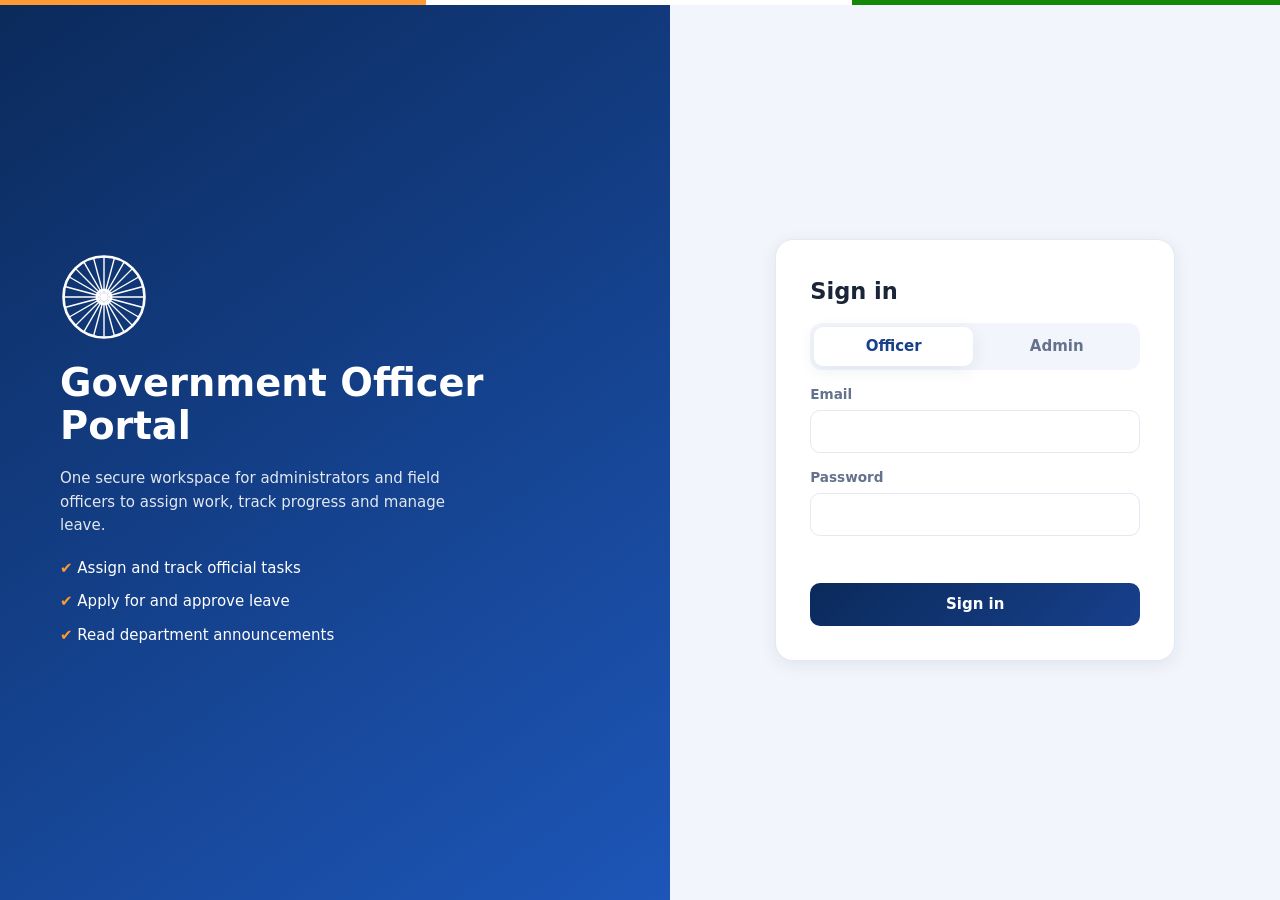
<file: index.html>
<!DOCTYPE html>
<html lang="en">
<head>
<meta charset="UTF-8">
<meta name="viewport" content="width=device-width, initial-scale=1, viewport-fit=cover">
<title>Government Officer Portal</title>
<link rel="stylesheet" href="style.css">
</head>
<body>
<div class="flag"></div>

<section id="login" class="login">
  <div class="hero">
    <svg class="wheel" viewBox="0 0 100 100" aria-hidden="true"></svg>
    <h1>Government Officer Portal</h1>
    <p>One secure workspace for administrators and field officers to assign work, track progress and manage leave.</p>
    <ul><li>Assign and track official tasks</li><li>Apply for and approve leave</li><li>Read department announcements</li></ul>
  </div>
  <form id="loginForm" class="box">
    <h2>Sign in</h2>
    <div class="tabs" id="roleTabs">
      <button type="button" class="on" data-r="officer">Officer</button>
      <button type="button" data-r="admin">Admin</button>
    </div>
    <label>Email<input name="email" type="email" required autocomplete="off"></label>
    <label>Password<input name="password" type="password" required autocomplete="new-password"></label>
    <p id="err" class="err" role="alert"></p>
    <button class="btn">Sign in</button>
    <p class="demo" id="demoNote" hidden>Preview mode: no server needed, and changes are saved only in this browser. Try admin@gov.in / Admin@123 or officer@gov.in / Officer@123.</p>
  </form>
</section>

<div id="app" hidden>
  <aside id="side"></aside>
  <main>
    <header class="top"><button class="btn ghost sm" id="burger" aria-label="Menu">Menu</button><h2 id="title"></h2><span id="date"></span></header>
    <div id="view"></div>
  </main>
</div>
<div id="modal" class="overlay" hidden></div>
<div id="toast"></div>
<script src="script.js"></script>
</body>
</html>
</file>
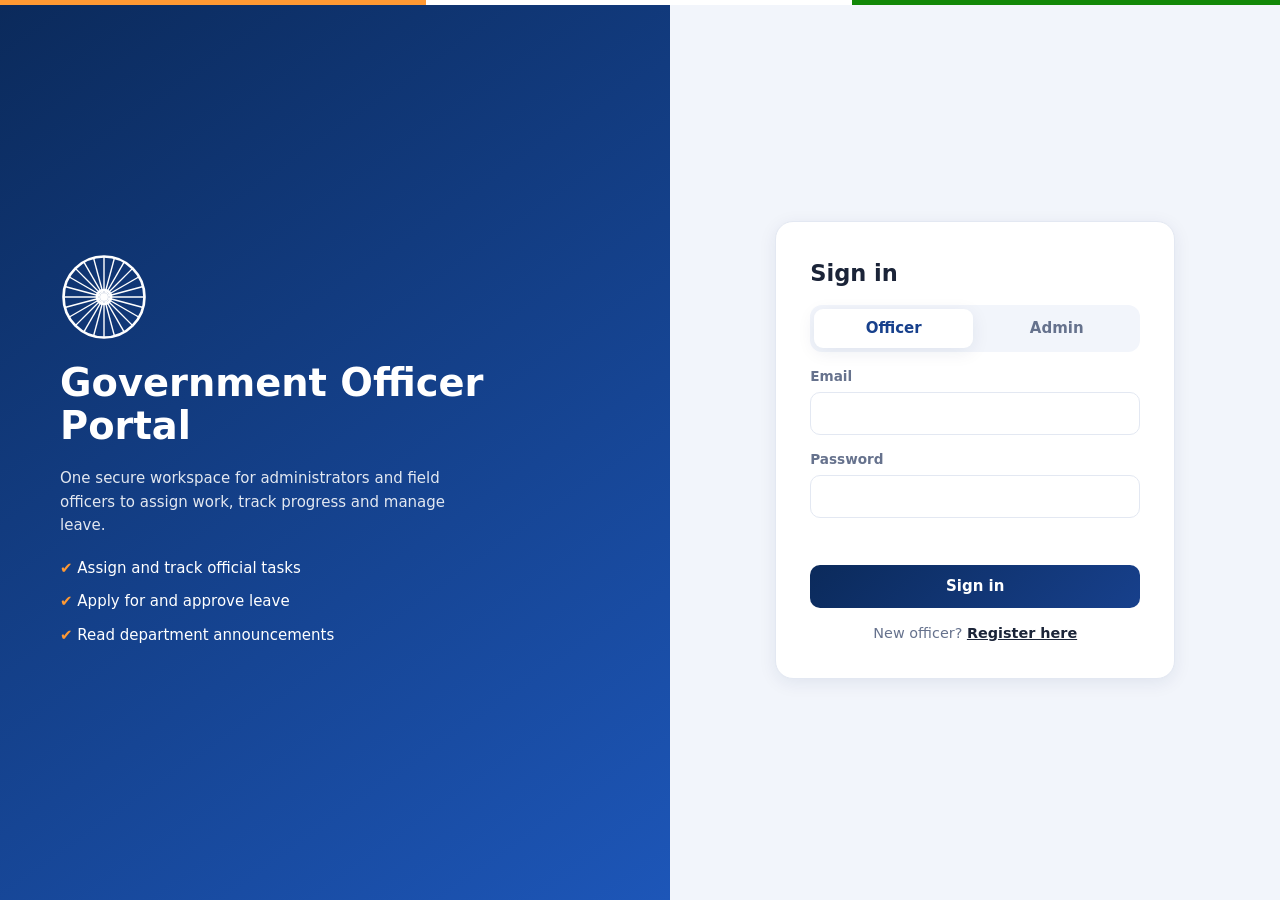
<file: public/index.html>
<!DOCTYPE html>
<html lang="en">
<head>
<meta charset="UTF-8">
<meta name="viewport" content="width=device-width, initial-scale=1, viewport-fit=cover">
<title>Government Officer Portal</title>
<link rel="stylesheet" href="style.css">
</head>
<body>
<div class="flag"></div>

<section id="login" class="login">
  <div class="hero">
    <svg class="wheel" viewBox="0 0 100 100" aria-hidden="true"></svg>
    <h1>Government Officer Portal</h1>
    <p>One secure workspace for administrators and field officers to assign work, track progress and manage leave.</p>
    <ul><li>Assign and track official tasks</li><li>Apply for and approve leave</li><li>Read department announcements</li></ul>
  </div>
  <form id="loginForm" class="box">
    <h2>Sign in</h2>
    <div class="tabs" id="roleTabs">
      <button type="button" class="on" data-r="officer">Officer</button>
      <button type="button" data-r="admin">Admin</button>
    </div>
    <label>Email<input name="email" type="email" required autocomplete="off"></label>
    <label>Password<input name="password" type="password" required autocomplete="new-password"></label>
    <p id="err" class="err" role="alert"></p>
    <p id="info" class="info" role="status"></p>
    <button class="btn">Sign in</button>
    <p class="reg">New officer? <a href="#" id="regLink">Register here</a></p>
  </form>
</section>

<div id="app" hidden>
  <aside id="side"></aside>
  <main>
    <header class="top"><button class="btn ghost sm" id="burger" aria-label="Menu">Menu</button><h2 id="title"></h2><span id="date"></span></header>
    <div id="view"></div>
  </main>
</div>
<div id="modal" class="overlay" hidden></div>
<div id="toast"></div>
<script src="script.js"></script>
</body>
</html>
</file>
<file: style.css>
:root{--navy:#0b2a5b;--navy2:#17408c;--saf:#ff9933;--grn:#138808;--bg:#f2f5fb;--card:#fff;--tx:#1b2438;--mu:#66728d;--bd:#e3e8f2;--sh:0 4px 18px rgba(11,42,91,.08);box-sizing:border-box;padding-top:env(safe-area-inset-top,0px);padding-bottom:env(safe-area-inset-bottom,0px)}
@media(prefers-color-scheme:dark){:root:not([data-theme="light"]){--bg:#0e1424;--card:#172038;--tx:#e8ecf6;--mu:#98a4c0;--bd:#27324f;--sh:none}}
:root[data-theme="dark"]{--bg:#0e1424;--card:#172038;--tx:#e8ecf6;--mu:#98a4c0;--bd:#27324f;--sh:none}
html{scroll-padding-top:env(safe-area-inset-top,0px)}
*{box-sizing:border-box}[hidden]{display:none!important}
body{margin:0;font:15px/1.55 system-ui,-apple-system,"Segoe UI",Roboto,sans-serif;background:var(--bg);color:var(--tx)}
h1,h2,h3,p{margin:0}
button,input,select,textarea{font:inherit;color:inherit}
:focus-visible{outline:3px solid var(--saf);outline-offset:2px}
.flag{position:fixed;top:0;left:0;right:0;height:5px;z-index:300;background:linear-gradient(90deg,var(--saf) 33.3%,#fff 33.3% 66.6%,var(--grn) 66.6%)}

/* login */
.login{display:grid;grid-template-columns:1.1fr 1fr;min-height:100vh}
.hero{background:linear-gradient(145deg,var(--navy),#1d56b8);color:#fff;padding:60px;display:flex;flex-direction:column;justify-content:center;gap:20px}
.hero h1{font-size:2.4rem;line-height:1.12;max-width:440px}
.hero p{opacity:.88;max-width:430px}
.hero ul{list-style:none;padding:0;margin:0;display:grid;gap:10px}
.hero li:before{content:"\2714  ";color:var(--saf)}
.wheel{width:88px;height:88px;stroke:#fff;fill:none;animation:spin 60s linear infinite}
@keyframes spin{to{transform:rotate(360deg)}}
@media(prefers-reduced-motion:reduce){.wheel{animation:none}}
.box{align-self:center;justify-self:center;width:min(400px,92%);background:var(--card);padding:34px;border-radius:18px;box-shadow:var(--sh);border:1px solid var(--bd);display:grid;gap:14px;margin:30px 0}
label{display:grid;gap:5px;font-size:.85rem;color:var(--mu);font-weight:600}
input,select,textarea{padding:10px 12px;border:1px solid var(--bd);border-radius:10px;background:var(--card);width:100%}
textarea{min-height:80px;resize:vertical}
.tabs{display:flex;background:var(--bg);padding:4px;border-radius:12px;gap:4px}
.tabs button{flex:1;border:0;background:none;padding:8px;border-radius:9px;cursor:pointer;font-weight:600;color:var(--mu)}
.tabs .on{background:var(--card);color:var(--navy2);box-shadow:var(--sh)}
.btn{background:linear-gradient(135deg,var(--navy),var(--navy2));color:#fff;border:0;padding:10px 18px;border-radius:10px;cursor:pointer;font-weight:600}
.btn:hover{filter:brightness(1.12)}
.btn.ghost{background:none;border:1px solid var(--bd);color:var(--tx)}
.btn.sm{padding:5px 11px;font-size:.82rem}
.btn.danger{background:#d63c3c}.btn.ok{background:var(--grn)}
.err{color:#d63c3c;min-height:1.3em;font-size:.88rem}
.hint{font-size:.78rem;color:var(--mu)}
.demo{background:#fff3d6;color:#6b4300;padding:8px 12px;border-radius:8px;font-size:.8rem}

/* app shell */
#app{display:flex;min-height:100vh;padding-top:5px}
aside{width:252px;flex:none;background:linear-gradient(180deg,var(--navy),#0a1f45);color:#fff;position:sticky;top:5px;height:calc(100vh - 5px);display:flex;flex-direction:column;padding:22px 14px;z-index:60}
.brand{display:flex;gap:10px;align-items:center;font-weight:700;margin:0 8px 26px;line-height:1.2}
.brand small{display:block;font-weight:400;font-size:.76rem;color:var(--saf)}
.nv{display:flex;gap:12px;width:100%;padding:11px 14px;border:0;background:none;color:#cfd8ee;border-radius:10px;cursor:pointer;text-align:left;margin-bottom:4px}
.nv:hover,.nv.on{background:rgba(255,255,255,.12);color:#fff}
.nv.on{box-shadow:inset 3px 0 var(--saf)}
.me{margin-top:auto;padding:14px;background:rgba(255,255,255,.08);border-radius:12px;display:grid;gap:4px}
.me small{color:#b9c6e4}.me .btn{margin-top:8px;color:#fff;border-color:rgba(255,255,255,.3)}
main{flex:1;min-width:0}
.top{display:flex;align-items:center;gap:14px;padding:16px 28px;background:var(--card);border-bottom:1px solid var(--bd);position:sticky;top:5px;z-index:40}
#date{margin-left:auto;color:var(--mu);font-size:.85rem}
#burger{display:none}
#view{padding:26px 28px;display:grid;gap:20px;align-content:start}

/* content */
.hello{background:linear-gradient(120deg,var(--navy),var(--navy2));color:#fff;padding:24px 28px;border-radius:16px;border-bottom:4px solid var(--saf)}
.hello p{opacity:.85;margin-top:4px}
.grid4{display:grid;grid-template-columns:repeat(auto-fit,minmax(200px,1fr));gap:16px}
.grid2{display:grid;grid-template-columns:repeat(auto-fit,minmax(300px,1fr));gap:16px}
.stat{background:var(--card);border:1px solid var(--bd);box-shadow:var(--sh);border-radius:14px;padding:18px;display:flex;gap:14px;align-items:center}
.stat b{display:block;font-size:1.7rem;line-height:1.1}.stat small{color:var(--mu)}
.ic{width:48px;height:48px;border-radius:14px;display:grid;place-items:center;font-size:1.4rem}
.c1 .ic{background:#dfeaff}.c2 .ic{background:#ffeed8}.c3 .ic{background:#dcf5e0}.c4 .ic{background:#fde3e3}
.card{background:var(--card);border:1px solid var(--bd);box-shadow:var(--sh);border-radius:14px;padding:20px}
.card h3{margin-bottom:12px}
.bar{display:grid;grid-template-columns:92px 1fr 30px;gap:10px;align-items:center;margin:12px 0}
.bar div{background:var(--bg);height:11px;border-radius:9px;overflow:hidden}
.bar i{display:block;height:100%;border-radius:9px;transition:width .6s}
.bp{background:var(--saf)}.bi{background:#3b82f6}.bc{background:var(--grn)}
.note{border-left:3px solid var(--saf);padding-left:12px;margin:12px 0}
.note p{margin:3px 0}.note small,.muted{color:var(--mu)}
.pad{padding:16px 4px}
.bar-top{display:flex;justify-content:space-between;align-items:center;gap:12px;flex-wrap:wrap}
.search{max-width:300px}
.chips{display:flex;gap:8px;flex-wrap:wrap}
.chip{border:1px solid var(--bd);background:var(--card);padding:6px 14px;border-radius:20px;cursor:pointer}
.chip.on{background:var(--navy2);color:#fff;border-color:var(--navy2)}
.tw{overflow-x:auto}
table{width:100%;border-collapse:collapse}
th{text-align:left;color:var(--mu);font-size:.8rem;font-weight:600;padding:8px 10px}
td{padding:12px 10px;border-top:1px solid var(--bd);vertical-align:middle}
td select{padding:6px 8px;width:auto}
.d{display:block;color:var(--mu);font-size:.82rem;max-width:300px}
.badge{padding:3px 11px;border-radius:20px;font-size:.76rem;font-weight:700;white-space:nowrap}
.pending,.medium{background:#fff0d4;color:#8a4b00}.in-progress{background:#dde9ff;color:#1c47a8}
.completed,.approved,.low{background:#d9f4de;color:#0b6120}.rejected,.high{background:#fde0e0;color:#a82020}
.prof{display:flex;gap:20px;align-items:center}
.av{width:72px;height:72px;border-radius:50%;background:linear-gradient(135deg,var(--saf),#ffb866);display:grid;place-items:center;font-size:2rem;font-weight:700;color:var(--navy)}
.overlay{position:fixed;inset:0;background:rgba(8,15,35,.55);display:flex;align-items:center;justify-content:center;z-index:400}
.dlg{background:var(--card);width:min(460px,92%);padding:26px;border-radius:16px;display:grid;gap:12px;max-height:90vh;overflow:auto}
.row.end{display:flex;justify-content:flex-end;gap:10px;margin-top:6px}
#toast{position:fixed;right:18px;bottom:calc(18px + env(safe-area-inset-bottom,0px));display:grid;gap:8px;z-index:500}
.t{background:var(--navy);color:#fff;padding:12px 18px;border-radius:10px;box-shadow:0 6px 20px rgba(0,0,0,.25);border-left:4px solid var(--grn)}
.t.bad{border-color:#e24b4b}

@media(max-width:860px){
  .login{grid-template-columns:1fr}.hero{padding:34px 24px}
  aside{position:fixed;left:0;top:5px;transform:translateX(-100%);transition:transform .25s}
  aside.open{transform:none}
  #burger{display:inline-block}#date{display:none}
  #view{padding:16px}.top{padding:12px 16px}
}
.stk{display:flex;height:12px;min-width:160px;border-radius:9px;overflow:hidden;background:var(--bg)}
.stk i{display:block}
</file>
<file: public/style.css>
:root{--navy:#0b2a5b;--navy2:#17408c;--saf:#ff9933;--grn:#138808;--bg:#f2f5fb;--card:#fff;--tx:#1b2438;--mu:#66728d;--bd:#e3e8f2;--sh:0 4px 18px rgba(11,42,91,.08);box-sizing:border-box;padding-top:env(safe-area-inset-top,0px);padding-bottom:env(safe-area-inset-bottom,0px)}
@media(prefers-color-scheme:dark){:root:not([data-theme="light"]){--bg:#0e1424;--card:#172038;--tx:#e8ecf6;--mu:#98a4c0;--bd:#27324f;--sh:none}}
:root[data-theme="dark"]{--bg:#0e1424;--card:#172038;--tx:#e8ecf6;--mu:#98a4c0;--bd:#27324f;--sh:none}
html{scroll-padding-top:env(safe-area-inset-top,0px)}
*{box-sizing:border-box}[hidden]{display:none!important}
body{margin:0;font:15px/1.55 system-ui,-apple-system,"Segoe UI",Roboto,sans-serif;background:var(--bg);color:var(--tx)}
h1,h2,h3,p{margin:0}
button,input,select,textarea{font:inherit;color:inherit}
:focus-visible{outline:3px solid var(--saf);outline-offset:2px}
.flag{position:fixed;top:0;left:0;right:0;height:5px;z-index:300;background:linear-gradient(90deg,var(--saf) 33.3%,#fff 33.3% 66.6%,var(--grn) 66.6%)}

/* login */
.login{display:grid;grid-template-columns:1.1fr 1fr;min-height:100vh}
.hero{background:linear-gradient(145deg,var(--navy),#1d56b8);color:#fff;padding:60px;display:flex;flex-direction:column;justify-content:center;gap:20px}
.hero h1{font-size:2.4rem;line-height:1.12;max-width:440px}
.hero p{opacity:.88;max-width:430px}
.hero ul{list-style:none;padding:0;margin:0;display:grid;gap:10px}
.hero li:before{content:"\2714  ";color:var(--saf)}
.wheel{width:88px;height:88px;stroke:#fff;fill:none;animation:spin 60s linear infinite}
@keyframes spin{to{transform:rotate(360deg)}}
@media(prefers-reduced-motion:reduce){.wheel{animation:spin 60s linear infinite }}
.box{align-self:center;justify-self:center;width:min(400px,92%);background:var(--card);padding:34px;border-radius:18px;box-shadow:var(--sh);border:1px solid var(--bd);display:grid;gap:14px;margin:30px 0}
label{display:grid;gap:5px;font-size:.85rem;color:var(--mu);font-weight:600}
input,select,textarea{padding:10px 12px;border:1px solid var(--bd);border-radius:10px;background:var(--card);width:100%}
textarea{min-height:80px;resize:vertical}
.tabs{display:flex;background:var(--bg);padding:4px;border-radius:12px;gap:4px}
.tabs button{flex:1;border:0;background:none;padding:8px;border-radius:9px;cursor:pointer;font-weight:600;color:var(--mu)}
.tabs .on{background:var(--card);color:var(--navy2);box-shadow:var(--sh)}
.btn{background:linear-gradient(135deg,var(--navy),var(--navy2));color:#fff;border:0;padding:10px 18px;border-radius:10px;cursor:pointer;font-weight:600}
.btn:hover{filter:brightness(1.12)}
.btn.ghost{background:none;border:1px solid var(--bd);color:var(--tx)}
.btn.sm{padding:5px 11px;font-size:.82rem}
.btn.danger{background:#d63c3c;padding : 5px 19px;margin-top: 6px}.btn.ok{background:var(--grn)}
.err{color:#d63c3c;min-height:1.3em;font-size:.88rem}
.hint{font-size:.78rem;color:var(--mu)}
.demo{background:#fff3d6;color:#6b4300;padding:8px 12px;border-radius:8px;font-size:.8rem}

/* app shell */
#app{display:flex;min-height:100vh;padding-top:5px}
aside{width:252px;flex:none;background:linear-gradient(180deg,var(--navy),#0a1f45);color:#fff;position:sticky;top:5px;height:calc(100vh - 5px);display:flex;flex-direction:column;padding:22px 14px;z-index:60}
.brand{display:flex;gap:10px;align-items:center;font-weight:700;margin:0 8px 26px;line-height:1.2}
.brand small{display:block;font-weight:400;font-size:.76rem;color:var(--saf)}
.nv{display:flex;gap:12px;width:100%;padding:11px 14px;border:0;background:none;color:#cfd8ee;border-radius:10px;cursor:pointer;text-align:left;margin-bottom:4px}
.nv:hover,.nv.on{background:rgba(255,255,255,.12);color:#fff}
.nv.on{box-shadow:inset 3px 0 var(--saf)}
.me{margin-top:auto;padding:14px;background:rgba(255,255,255,.08);border-radius:12px;display:grid;gap:4px}
.me small{color:#b9c6e4}.me .btn{margin-top:8px;color:#fff;border-color:rgba(255,255,255,.3)}
main{flex:1;min-width:0}
.top{display:flex;align-items:center;gap:14px;padding:16px 28px;background:var(--card);border-bottom:1px solid var(--bd);position:sticky;top:5px;z-index:40}
#date{margin-left:auto;color:var(--mu);font-size:.85rem}
#burger{display:none}
#view{padding:26px 28px;display:grid;gap:20px;align-content:start}

/* content */
.hello{background:linear-gradient(120deg,var(--navy),var(--navy2));color:#fff;padding:24px 28px;border-radius:16px;border-bottom:4px solid var(--saf)}
.hello p{opacity:.85;margin-top:4px}
.grid4{display:grid;grid-template-columns:repeat(auto-fit,minmax(200px,1fr));gap:16px}
.grid2{display:grid;grid-template-columns:repeat(auto-fit,minmax(300px,1fr));gap:16px}
.stat{background:var(--card);border:1px solid var(--bd);box-shadow:var(--sh);border-radius:14px;padding:18px;display:flex;gap:14px;align-items:center}
.stat b{display:block;font-size:1.7rem;line-height:1.1}.stat small{color:var(--mu)}
.ic{width:48px;height:48px;border-radius:14px;display:grid;place-items:center;font-size:1.4rem}
.c1 .ic{background:#dfeaff}.c2 .ic{background:#ffeed8}.c3 .ic{background:#dcf5e0}.c4 .ic{background:#fde3e3}
.card{background:var(--card);border:1px solid var(--bd);box-shadow:var(--sh);border-radius:14px;padding:20px}
.card h3{margin-bottom:12px}
.bar{display:grid;grid-template-columns:92px 1fr 30px;gap:10px;align-items:center;margin:12px 0}
.bar div{background:var(--bg);height:11px;border-radius:9px;overflow:hidden}
.bar i{display:block;height:100%;border-radius:9px;transition:width .6s}
.bp{background:var(--saf)}.bi{background:#3b82f6}.bc{background:var(--grn)}
.note{border-left:3px solid var(--saf);padding-left:12px;margin:12px 0}
.note p{margin:3px 0}.note small,.muted{color:var(--mu)}
.pad{padding:16px 4px}
.bar-top{display:flex;justify-content:space-between;align-items:center;gap:12px;flex-wrap:wrap}
.search{max-width:300px}
.chips{display:flex;gap:8px;flex-wrap:wrap}
.chip{border:1px solid var(--bd);background:var(--card);padding:6px 14px;border-radius:20px;cursor:pointer}
.chip.on{background:var(--navy2);color:#fff;border-color:var(--navy2)}
.tw{overflow-x:auto}
table{width:100%;border-collapse:collapse}
th{text-align:left;color:var(--mu);font-size:.8rem;font-weight:600;padding:8px 10px}
td{padding:12px 10px;border-top:1px solid var(--bd);vertical-align:middle}
td select{padding:6px 8px;width:auto}
.d{display:block;color:var(--mu);font-size:.82rem;max-width:300px}
.badge{padding:3px 11px;border-radius:20px;font-size:.76rem;font-weight:700;white-space:nowrap}
.pending,.medium{background:#fff0d4;color:#8a4b00}.in-progress{background:#dde9ff;color:#1c47a8}
.completed,.approved,.low{background:#d9f4de;color:#0b6120}.rejected,.high{background:#fde0e0;color:#a82020}
.prof{display:flex;gap:20px;align-items:center}
.av{width:72px;height:72px;border-radius:50%;background:linear-gradient(135deg,var(--saf),#ffb866);display:grid;place-items:center;font-size:2rem;font-weight:700;color:var(--navy)}
.overlay{position:fixed;inset:0;background:rgba(8,15,35,.55);display:flex;align-items:center;justify-content:center;z-index:400}
.dlg{background:var(--card);width:min(460px,92%);padding:26px;border-radius:16px;display:grid;gap:12px;max-height:90vh;overflow:auto}
.row.end{display:flex;justify-content:flex-end;gap:10px;margin-top:6px}
#toast{position:fixed;right:18px;bottom:calc(18px + env(safe-area-inset-bottom,0px));display:grid;gap:8px;z-index:500}
.t{background:var(--navy);color:#fff;padding:12px 18px;border-radius:10px;box-shadow:0 6px 20px rgba(0,0,0,.25);border-left:4px solid var(--grn)}
.t.bad{border-color:#e24b4b}

@media(max-width:860px){
  .login{grid-template-columns:1fr}.hero{padding:34px 24px}
  aside{position:fixed;left:0;top:5px;transform:translateX(-100%);transition:transform .25s}
  aside.open{transform:none}
  #burger{display:inline-block}#date{display:none}
  #view{padding:16px}.top{padding:12px 16px}
}

.stk{display:flex;height:12px;min-width:160px;border-radius:9px;overflow:hidden;background:var(--bg)}
.stk i{display:block}
.acts{display:flex;align-items:center;gap:6px;flex-wrap:nowrap}
.acts .btn{margin:0;white-space:nowrap}
.acts.stack{flex-direction:column;align-items:flex-start;gap:0}
.acts.stack .btn + .btn{margin-top:6px}
.info{color:var(--grn);font-size:.88rem}
.info:empty{display:none}
.reg{text-align:center;font-size:.9rem;color:var(--mu)}
.reg a{color:var(--tx);font-weight:600;text-decoration:underline}
.nv .cnt{margin-left:auto;background:var(--saf);color:#fff;border-radius:10px;padding:0 8px;font-size:.75rem;font-weight:700}
</file>
